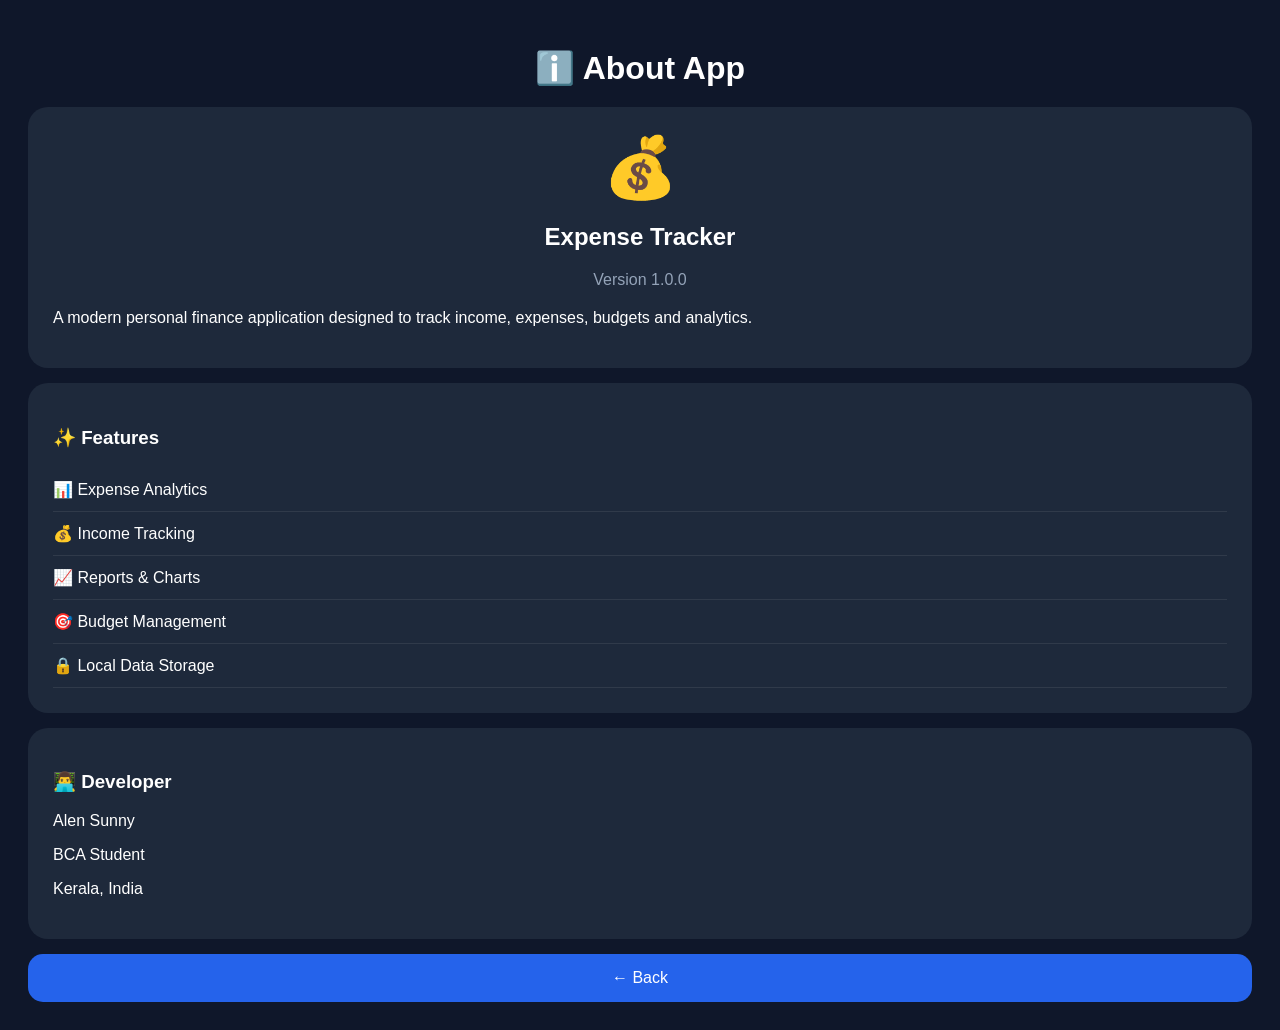
<file: About.html>
<!DOCTYPE html>
<html>
<head>
<meta charset="UTF-8">
<meta name="viewport" content="width=device-width, initial-scale=1.0">
<title>About App</title>

<style>
body{
    font-family:'Segoe UI',sans-serif;
    background:#0F172A;
    color:white;
    padding:20px;
}

.card{
    background:#1E293B;
    padding:25px;
    border-radius:20px;
    margin-bottom:15px;
}

h1{
    text-align:center;
    margin-bottom:20px;
}

.logo{
    font-size:60px;
    text-align:center;
    margin-bottom:15px;
}

.version{
    color:#94A3B8;
    text-align:center;
    margin-bottom:20px;
}

.feature{
    padding:12px 0;
    border-bottom:1px solid rgba(255,255,255,.08);
}

.back-btn{
    width:100%;
    padding:15px;
    border:none;
    border-radius:15px;
    background:#2563EB;
    color:white;
    font-size:16px;
}
</style>

</head>
<body>

<h1>ℹ️ About App</h1>

<div class="card">

<div class="logo">💰</div>

<h2 style="text-align:center;">
Expense Tracker
</h2>

<p class="version">
Version 1.0.0
</p>

<p>
A modern personal finance application designed to track income, expenses, budgets and analytics.
</p>

</div>

<div class="card">

<h3>✨ Features</h3>

<div class="feature">📊 Expense Analytics</div>
<div class="feature">💰 Income Tracking</div>
<div class="feature">📈 Reports & Charts</div>
<div class="feature">🎯 Budget Management</div>
<div class="feature">🔒 Local Data Storage</div>

</div>

<div class="card">

<h3>👨‍💻 Developer</h3>

<p>Alen Sunny</p>
<p>BCA Student</p>
<p>Kerala, India</p>

</div>

<button class="back-btn"
onclick="history.back()">
← Back
</button>

</body>
</html>
</file>
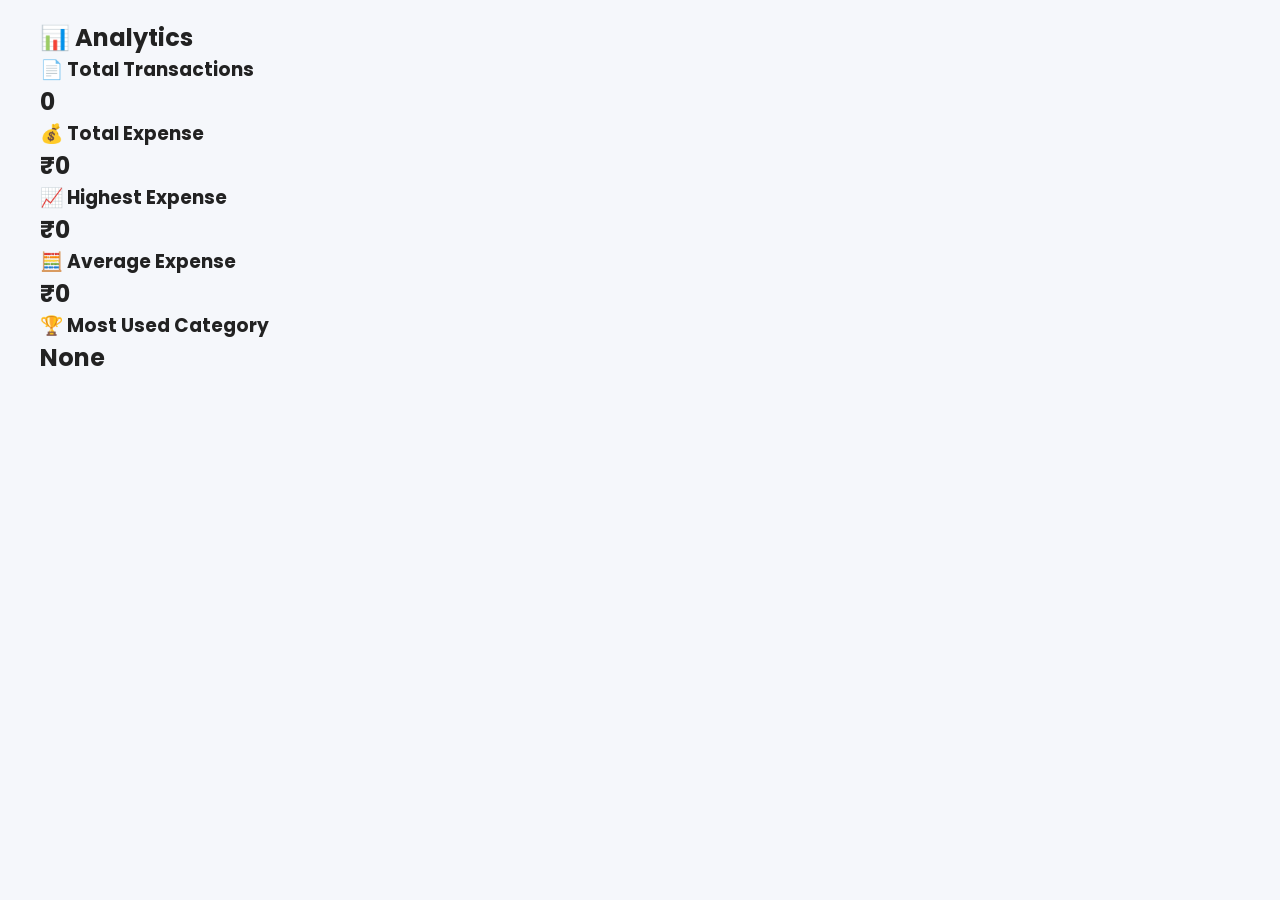
<file: Analytics.html>
<!DOCTYPE html>
<html>
<head>
<meta charset="UTF-8">
<meta name="viewport" content="width=device-width, initial-scale=1.0">
<title>Analytics</title>

<link rel="stylesheet" href="Dashboard.css">
</head>

<body>

<div class="container">

<h2>📊 Analytics</h2>
<div class="analytics-grid">

<div class="analytics-card">
    <h3>📄 Total Transactions</h3>
    <h2 id="totalTrans">0</h2>
</div>

<div class="analytics-card">
    <h3>💰 Total Expense</h3>
    <h2 id="totalExpense">₹0</h2>
</div>

<div class="analytics-card">
    <h3>📈 Highest Expense</h3>
    <h2 id="highestExpense">₹0</h2>
</div>

<div class="analytics-card">
    <h3>🧮 Average Expense</h3>
    <h2 id="averageExpense">₹0</h2>
</div>

<div class="analytics-card full">
    <h3>🏆 Most Used Category</h3>
    <h2 id="topCategory">-</h2>
</div>

</div>
<script src="Analytics.js"></script>

</body>
</html>
</file>
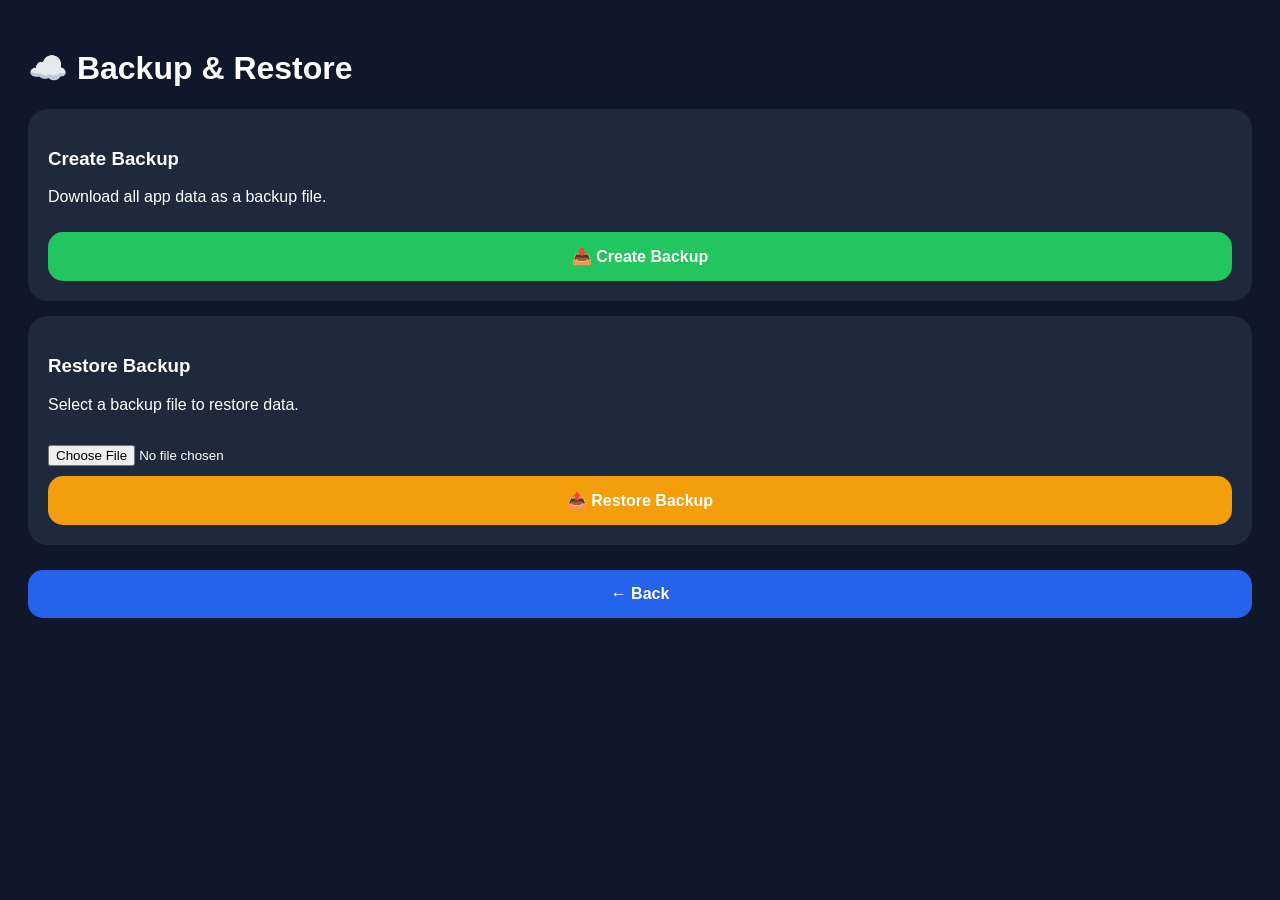
<file: Backup.html>
<!DOCTYPE html>
<html>
<head>
<meta charset="UTF-8">
<meta name="viewport" content="width=device-width, initial-scale=1.0">
<title>Backup & Restore</title>

<style>

body{
    background:#0F172A;
    color:white;
    font-family:'Segoe UI',sans-serif;
    padding:20px;
}

.card{
    background:#1E293B;
    padding:20px;
    border-radius:20px;
    margin-bottom:15px;
}

button{
    width:100%;
    padding:15px;
    border:none;
    border-radius:15px;
    margin-top:10px;
    font-size:16px;
    font-weight:600;
    cursor:pointer;
}

.backup-btn{
    background:#22C55E;
    color:white;
}

.restore-btn{
    background:#F59E0B;
    color:white;
}

.back-btn{
    background:#2563EB;
    color:white;
}

input{
    width:100%;
    margin-top:15px;
}

</style>
</head>

<body>

<h1>☁️ Backup & Restore</h1>

<div class="card">

<h3>Create Backup</h3>

<p>Download all app data as a backup file.</p>

<button class="backup-btn"
onclick="createBackup()">
📥 Create Backup
</button>

</div>

<div class="card">

<h3>Restore Backup</h3>

<p>Select a backup file to restore data.</p>

<input
type="file"
id="restoreFile"
accept=".json">

<button class="restore-btn"
onclick="restoreBackup()">
📤 Restore Backup
</button>

</div>

<button class="back-btn"
onclick="history.back()">
← Back
</button>

<script>

function createBackup(){

    const backupData = {
        userName: localStorage.getItem("userName"),
        income: localStorage.getItem("income"),
        expenses: JSON.parse(
            localStorage.getItem("expenses") || "[]"
        ),
        budget: localStorage.getItem("budget"),
        occupation: localStorage.getItem("occupation"),
        location: localStorage.getItem("location"),
        goal: localStorage.getItem("goal"),
        about: localStorage.getItem("about")
    };

    const blob = new Blob(
        [JSON.stringify(backupData,null,2)],
        {type:"application/json"}
    );

    const url =
    URL.createObjectURL(blob);

    const a =
    document.createElement("a");

    a.href = url;
    a.download = "ExpenseTrackerBackup.json";
    a.click();

    URL.revokeObjectURL(url);
}

function restoreBackup(){

    const file =
    document.getElementById("restoreFile").files[0];

    if(!file){
        alert("Select a backup file");
        return;
    }

    const reader = new FileReader();

    reader.onload = function(e){

        const data =
        JSON.parse(e.target.result);

        Object.keys(data).forEach(key=>{

            if(typeof data[key] === "object"){
                localStorage.setItem(
                    key,
                    JSON.stringify(data[key])
                );
            }else{
                localStorage.setItem(
                    key,
                    data[key]
                );
            }

        });

        alert("Backup Restored Successfully!");

        location.reload();
    };

    reader.readAsText(file);
}

</script>

</body>
</html>
</file>
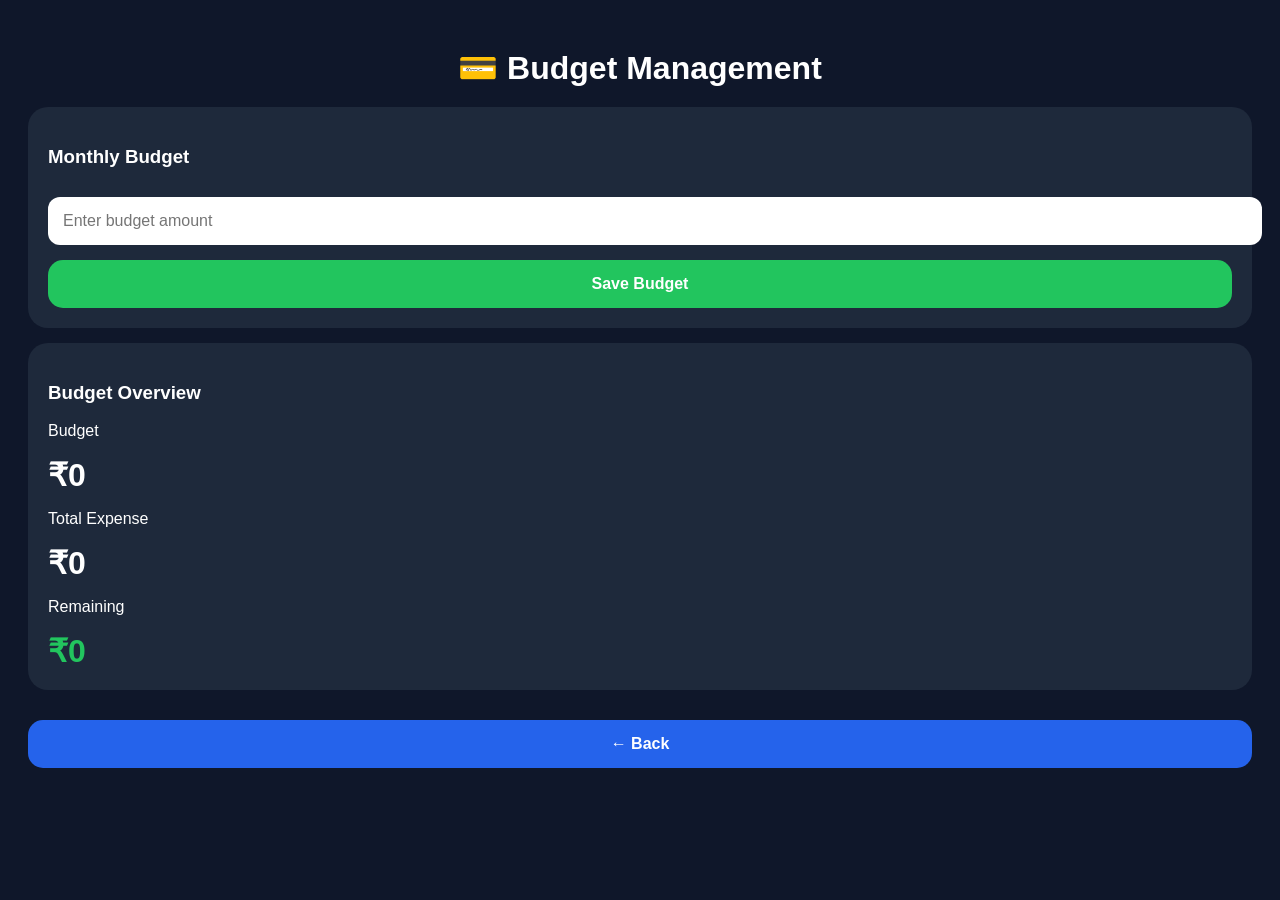
<file: Budget.html>
<!DOCTYPE html>
<html>
<head>
<meta charset="UTF-8">
<meta name="viewport" content="width=device-width, initial-scale=1.0">
<title>Budget Management</title>

<style>

body{
    font-family:'Segoe UI',sans-serif;
    background:#0F172A;
    color:white;
    padding:20px;
}

.card{
    background:#1E293B;
    padding:20px;
    border-radius:20px;
    margin-bottom:15px;
}

h1{
    text-align:center;
    margin-bottom:20px;
}

input{
    width:100%;
    padding:15px;
    border:none;
    border-radius:12px;
    margin-top:10px;
    font-size:16px;
}

button{
    width:100%;
    padding:15px;
    border:none;
    border-radius:15px;
    margin-top:15px;
    font-size:16px;
    font-weight:600;
}

.save-btn{
    background:#22C55E;
    color:white;
}

.back-btn{
    background:#2563EB;
    color:white;
}

.value{
    font-size:32px;
    font-weight:bold;
    margin-top:10px;
}

.good{
    color:#22C55E;
}

.warning{
    color:#EF4444;
}

</style>
</head>
<body>

<h1>💳 Budget Management</h1>

<div class="card">

<h3>Monthly Budget</h3>

<input
type="number"
id="budgetInput"
placeholder="Enter budget amount">

<button class="save-btn"
onclick="saveBudget()">
Save Budget
</button>

</div>

<div class="card">

<h3>Budget Overview</h3>

<p>Budget</p>
<div class="value" id="budgetAmount">₹0</div>

<p>Total Expense</p>
<div class="value" id="expenseAmount">₹0</div>

<p>Remaining</p>
<div class="value good" id="remainingAmount">₹0</div>

</div>

<button class="back-btn"
onclick="history.back()">
← Back
</button>

<script>

let budget =
Number(localStorage.getItem("budget")) || 0;

let expenses =
JSON.parse(localStorage.getItem("expenses")) || [];

let totalExpense = 0;

expenses.forEach(item=>{
    totalExpense += Number(item.amount);
});

document.getElementById("budgetInput").value =
budget || "";

function saveBudget(){

    const value =
    Number(document.getElementById("budgetInput").value);

    localStorage.setItem("budget", value);

    location.reload();
}

document.getElementById("budgetAmount").innerText =
"₹" + budget;

document.getElementById("expenseAmount").innerText =
"₹" + totalExpense;

const remaining = budget - totalExpense;

const remainEl =
document.getElementById("remainingAmount");

remainEl.innerText = "₹" + remaining;

if(remaining < 0){
    remainEl.className = "value warning";
}else{
    remainEl.className = "value good";
}

</script>

</body>
</html>
</file>
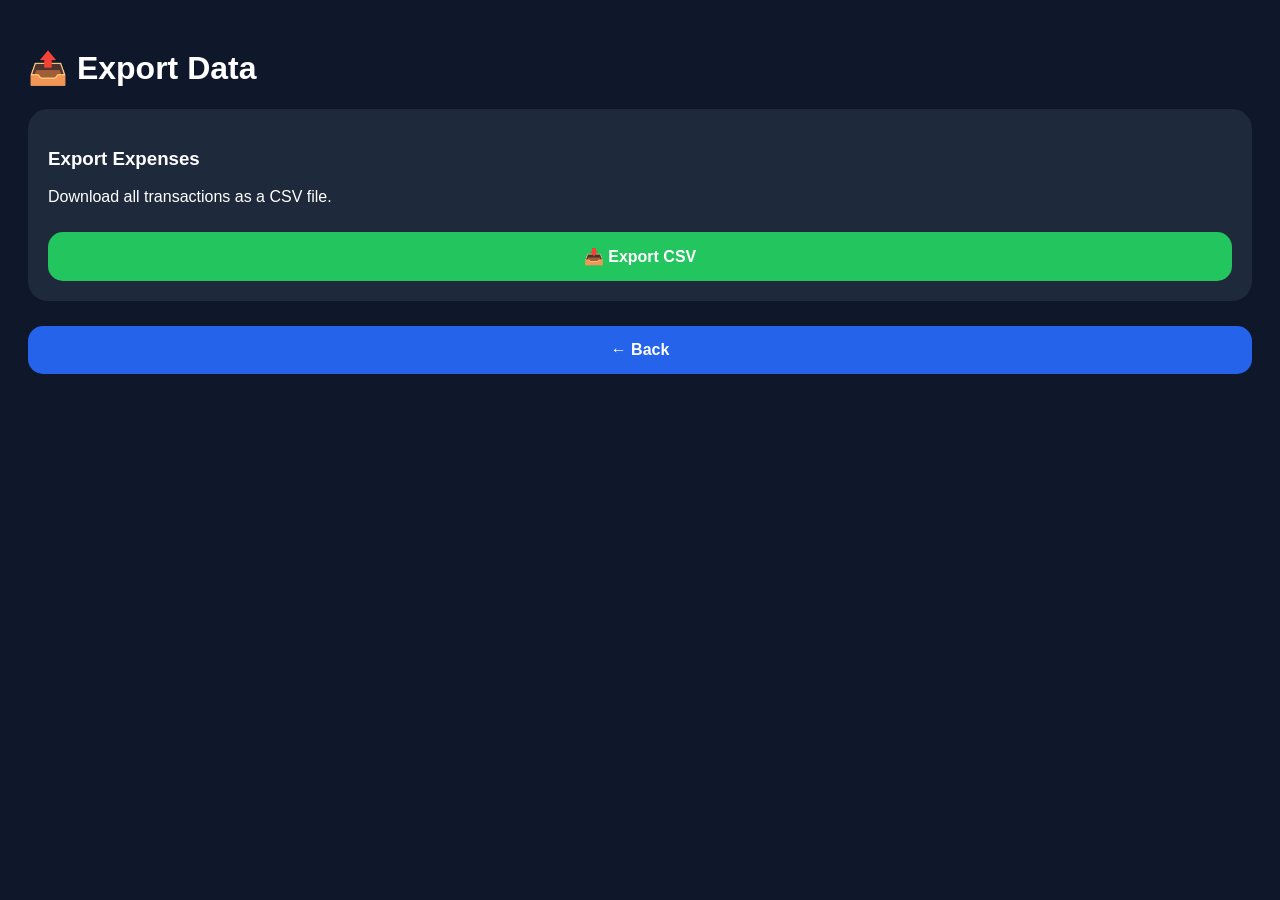
<file: Export.html>
<!DOCTYPE html>
<html>
<head>
<meta charset="UTF-8">
<meta name="viewport" content="width=device-width, initial-scale=1.0">
<title>Export Data</title>

<style>

body{
    background:#0F172A;
    color:white;
    font-family:'Segoe UI',sans-serif;
    padding:20px;
}

.card{
    background:#1E293B;
    padding:20px;
    border-radius:20px;
    margin-bottom:15px;
}

button{
    width:100%;
    padding:15px;
    border:none;
    border-radius:15px;
    margin-top:10px;
    font-size:16px;
    font-weight:600;
    cursor:pointer;
}

.export-btn{
    background:#22C55E;
    color:white;
}

.back-btn{
    background:#2563EB;
    color:white;
}

</style>
</head>

<body>

<h1>📤 Export Data</h1>

<div class="card">

<h3>Export Expenses</h3>

<p>
Download all transactions as a CSV file.
</p>

<button class="export-btn" onclick="exportCSV()">
📥 Export CSV
</button>

</div>

<button class="back-btn" onclick="history.back()">
← Back
</button>

<script>

function exportCSV(){

    let expenses =
    JSON.parse(localStorage.getItem("expenses")) || [];

    if(expenses.length === 0){
        alert("No expenses found");
        return;
    }

    let csv =
    "Title,Amount,Category,Date\n";

    expenses.forEach(item=>{

        csv +=
        `${item.title},${item.amount},${item.category},${item.date}\n`;

    });

    let blob =
    new Blob([csv], {type:"text/csv"});

    let url =
    URL.createObjectURL(blob);

    let a =
    document.createElement("a");

    a.href = url;

    a.download = "expenses.csv";

    a.click();

    URL.revokeObjectURL(url);
}

</script>

</body>
</html>
</file>
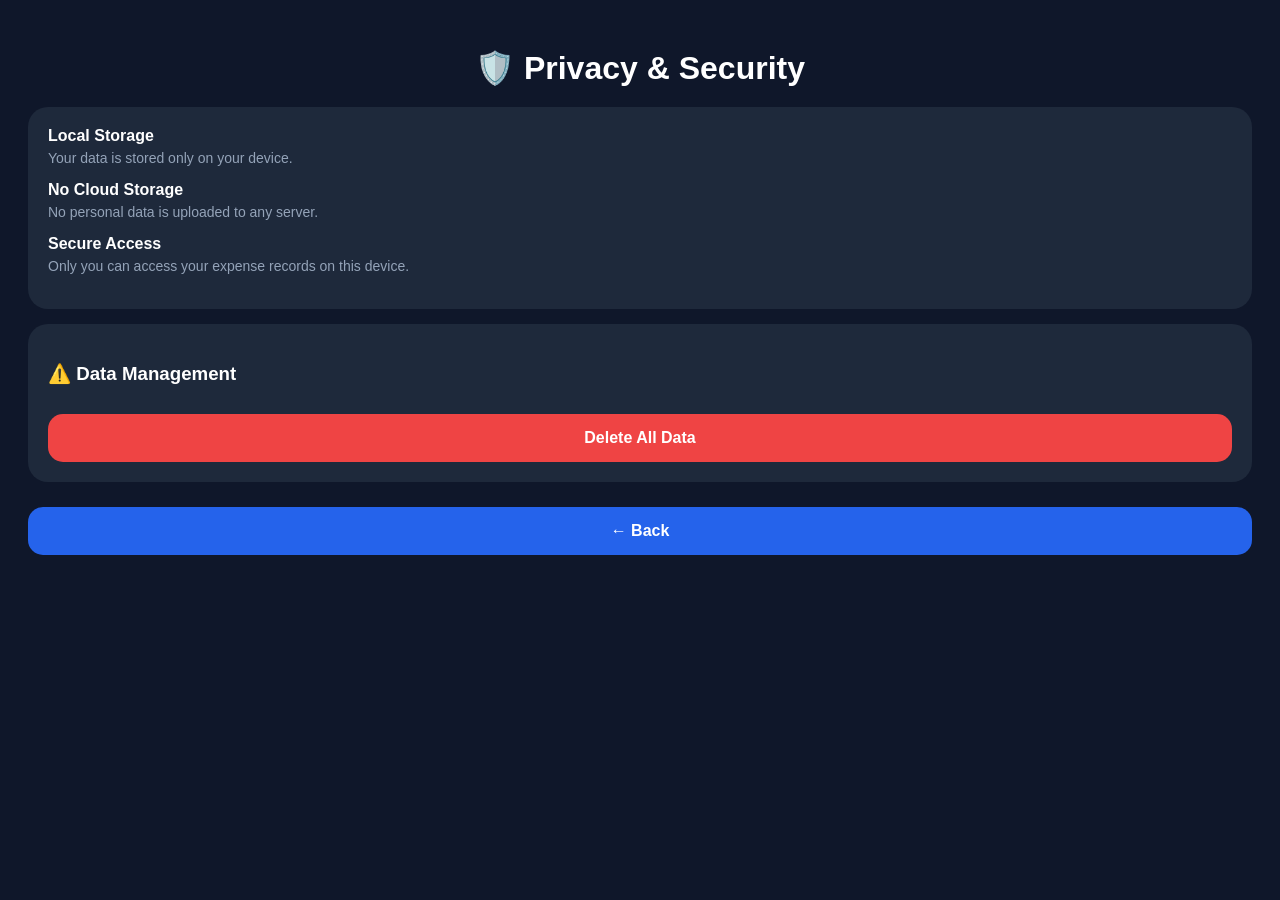
<file: Privacy.html>
<!DOCTYPE html>
<html>
<head>
<meta charset="UTF-8">
<meta name="viewport" content="width=device-width, initial-scale=1.0">
<title>Privacy & Security</title>

<style>

body{
    font-family:'Segoe UI',sans-serif;
    background:#0F172A;
    color:white;
    padding:20px;
}

.card{
    background:#1E293B;
    padding:20px;
    border-radius:20px;
    margin-bottom:15px;
}

h1{
    text-align:center;
    margin-bottom:20px;
}

.item{
    margin-bottom:15px;
}

.title{
    font-weight:bold;
    margin-bottom:5px;
}

.desc{
    color:#94A3B8;
    font-size:14px;
}

.btn{
    width:100%;
    padding:15px;
    border:none;
    border-radius:15px;
    margin-top:10px;
    font-size:16px;
    font-weight:600;
}

.clear-btn{
    background:#EF4444;
    color:white;
}

.back-btn{
    background:#2563EB;
    color:white;
}

</style>
</head>
<body>

<h1>🛡️ Privacy & Security</h1>

<div class="card">

<div class="item">
<div class="title">Local Storage</div>
<div class="desc">
Your data is stored only on your device.
</div>
</div>

<div class="item">
<div class="title">No Cloud Storage</div>
<div class="desc">
No personal data is uploaded to any server.
</div>
</div>

<div class="item">
<div class="title">Secure Access</div>
<div class="desc">
Only you can access your expense records on this device.
</div>
</div>

</div>

<div class="card">

<h3>⚠️ Data Management</h3>

<button class="btn clear-btn"
onclick="clearData()">
Delete All Data
</button>

</div>

<button class="btn back-btn"
onclick="history.back()">
← Back
</button>

<script>

function clearData(){

if(confirm(
"Delete all app data permanently?"
)){

localStorage.clear();

alert("All data deleted.");

window.location.href="Login.html";

}

}

</script>

</body>
</html>
</file>
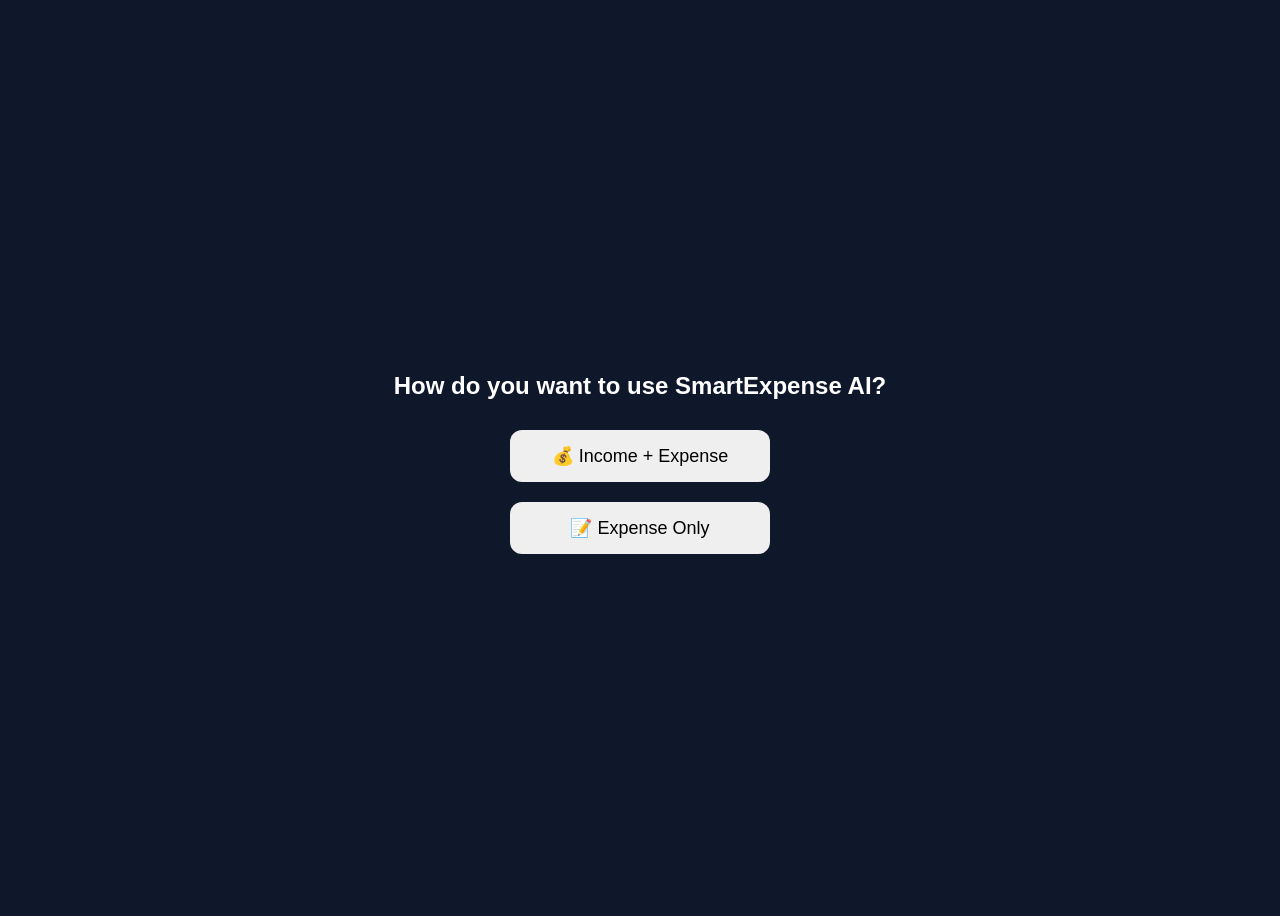
<file: Setup.html>
<!DOCTYPE html>
<html>
<head>
<title>Select Mode</title>
<style>
body{
font-family:Arial;
display:flex;
justify-content:center;
align-items:center;
height:100vh;
background:#0F172A;
color:white;
flex-direction:column;
}
button{
width:260px;
padding:15px;
margin:10px;
font-size:18px;
border:none;
border-radius:12px;
cursor:pointer;
}
</style>
</head>
<body>

<h2>How do you want to use SmartExpense AI?</h2>

<button onclick="incomeMode()">
💰 Income + Expense
</button>

<button onclick="expenseMode()">
📝 Expense Only
</button>

<script>

function incomeMode(){

localStorage.setItem("appMode","income");

window.location.href="Dashboard.html";

}

function expenseMode(){

localStorage.setItem("appMode","expense");

window.location.href="Dashboard.html";

}

</script>

</body>
</html>
</file>
<file: Dashboard.css>
/* Google Font */
@import url('https://fonts.googleapis.com/css2?family=Poppins:wght@300;400;500;600;700&display=swap');

*{
    margin:0;
    padding:0;
    box-sizing:border-box;
    font-family:'Poppins',sans-serif;
}

body{
    background:#f5f6fb;
    color:#222;
    padding:20px;
}

.container{
    max-width:1200px;
    margin:auto;
}

/* ===========================
   PREMIUM HEADER
=========================== */

.header{
    display:flex;
    justify-content:space-between;
    align-items:center;
    margin:25px 0;
}

.welcome h1{
    font-size:34px;
    font-weight:700;
    color:#1f2937;
    margin-bottom:6px;
}

.welcome p{
    font-size:17px;
    color:#7c3aed;
    font-weight:600;
}

.welcome small{
    color:#94a3b8;
    font-size:14px;
}

.header-icons{
    display:flex;
    gap:15px;
}

.header-icons button{
    width:52px;
    height:52px;
    border:none;
    border-radius:18px;
    background:#ffffff;
    box-shadow:0 12px 30px rgba(0,0,0,.08);
    cursor:pointer;
    transition:.3s;
}

.header-icons button:hover{
    transform:translateY(-4px);
    box-shadow:0 18px 35px rgba(108,99,255,.25);
}

.header-icons i{
    color:#6c63ff;
    font-size:20px;
}


/* ===========================
   PREMIUM BALANCE CARD
=========================== */

.balance{
    position:relative;
    overflow:hidden;
    background:linear-gradient(135deg,#6C63FF,#8B5CF6);
    color:#fff;
    padding:32px;
    border-radius:32px;
    margin:25px 0;
    box-shadow:0 20px 45px rgba(108,99,255,.35);
}

/* Decorative circles */

.balance::before{
    content:"";
    position:absolute;
    width:260px;
    height:260px;
    border-radius:50%;
    background:rgba(255,255,255,.08);
    top:-100px;
    right:-80px;
}

.balance::after{
    content:"";
    position:absolute;
    width:180px;
    height:180px;
    border-radius:50%;
    background:rgba(255,255,255,.05);
    bottom:-70px;
    left:-50px;
}

.balance-top{
    display:flex;
    justify-content:space-between;
    align-items:flex-start;
    position:relative;
    z-index:2;
}

.balance p{
    color:#ddd8ff;
    font-size:16px;
}

.balance h1{
    font-size:54px;
    font-weight:700;
    margin:12px 0;
    letter-spacing:1px;
}

.wallet{
    width:75px;
    height:75px;
    border-radius:24px;
    display:flex;
    justify-content:center;
    align-items:center;
    font-size:30px;
    background:rgba(255,255,255,.18);
    backdrop-filter:blur(10px);
}

.growth{
    display:inline-flex;
    align-items:center;
    gap:8px;
    margin-top:10px;
    padding:8px 16px;
    border-radius:25px;
    background:rgba(255,255,255,.15);
    backdrop-filter:blur(8px);
    color:#C8FFD9;
    font-size:14px;
}

.balance-bottom{
    display:flex;
    justify-content:space-between;
    margin-top:35px;
    position:relative;
    z-index:2;
}

.balance-bottom div{
    background:rgba(255,255,255,.10);
    padding:16px;
    width:48%;
    border-radius:18px;
    backdrop-filter:blur(10px);
}

.balance-bottom small{
    color:#ddd8ff;
    font-size:13px;
}

.balance-bottom h3{
    margin-top:8px;
    font-size:26px;
    color:#fff;
}



/* =========================
   Income & Expense Cards
========================= */

.cards{
    display:grid;
    grid-template-columns:1fr 1fr;
    gap:20px;
    margin:25px 0;
}

.card{
    background:#fff;
    border-radius:22px;
    padding:20px;
    box-shadow:0 8px 20px rgba(0,0,0,.08);
}

.card-header{
    display:flex;
    align-items:center;
    gap:15px;
}

.icon{
    width:60px;
    height:60px;
    border-radius:50%;
    display:flex;
    justify-content:center;
    align-items:center;
    color:#fff;
    font-size:24px;
}

.green{
    background:#22c55e;
}

.red{
    background:#ef4444;
}

.card h2{
    margin-top:8px;
    font-size:30px;
}

.card h3{
    color:#666;
}

.income-btn,
.expense-btn{
    width:100%;
    margin-top:18px;
    padding:14px;
    border:none;
    border-radius:15px;
    color:white;
    font-size:16px;
    cursor:pointer;
}

.income-btn{
    background:#22c55e;
}

.expense-btn{
    background:#ef4444;
}

/* =========================
   Search
========================= */

.search-box{
    display:flex;
    gap:15px;
    margin:25px 0;
}

.search-box input,
.search-box select{
    flex:1;
    padding:15px;
    border:none;
    border-radius:15px;
    background:#fff;
    box-shadow:0 8px 20px rgba(0,0,0,.08);
    outline:none;
}
/* =========================
   Transactions
========================= */

.transactions{
    margin-top:30px;
}

.transaction-header{
    display:flex;
    justify-content:space-between;
    align-items:center;
    margin-bottom:15px;
}

#list{
    list-style:none;
    padding:0;
}

#list li{
    background:#fff;
    border-radius:18px;
    padding:15px 20px;
    margin-bottom:15px;
    display:flex;
    justify-content:space-between;
    align-items:center;
    box-shadow:0 8px 20px rgba(0,0,0,.08);
}

.amount{
    font-weight:bold;
}

.income{
    color:#22c55e;
}

.expense{
    color:#ef4444;
}

/* =========================
   Popup
========================= */

.popup{
    display:none;
    position:fixed;
    inset:0;
    background:rgba(0,0,0,.5);
    justify-content:center;
    align-items:center;
    z-index:1000;
}

.popup-content{
    width:90%;
    max-width:420px;
    background:#fff;
    padding:25px;
    border-radius:20px;
}

.popup-content input,
.popup-content select{
    width:100%;
    padding:12px;
    margin:10px 0;
    border:1px solid #ddd;
    border-radius:10px;
}

.popup-content button{
    width:100%;
    padding:14px;
    border:none;
    border-radius:12px;
    background:#6b5cff;
    color:#fff;
    font-size:16px;
    cursor:pointer;
}

/* =========================
   Floating Add Button
========================= */

.add{
    position:fixed;
    bottom:90px;
    right:25px;
    width:65px;
    height:65px;
    border:none;
    border-radius:50%;
    background:#6b5cff;
    color:white;
    font-size:36px;
    box-shadow:0 10px 25px rgba(107,92,255,.4);
    cursor:pointer;
}

/* =========================
   Chart
========================= */

.chart-card{
    background:#fff;
    border-radius:20px;
    padding:20px;
    margin-top:25px;
    box-shadow:0 8px 20px rgba(0,0,0,.08);
}

#myChart{
    width:100%;
}
/* =========================
   Bottom Navigation
========================= */

.bottom-nav{
    position:fixed;
    left:15px;
    right:15px;
    bottom:15px;
    height:75px;
    background:#1b1d2b;
    border-radius:25px;
    display:flex;
    justify-content:space-around;
    align-items:center;
    box-shadow:0 15px 30px rgba(0,0,0,.2);
}

.bottom-nav button{
    background:none;
    border:none;
    color:#bbb;
    display:flex;
    flex-direction:column;
    align-items:center;
    gap:4px;
}

.bottom-nav .active{
    color:#8b5cf6;
}
.bottom-nav button.active{
    color:#8b5cf6;
}

/* =========================
   Animation
========================= */

.card,
.balance,
.action-card,
.chart-card,
.transactions,
.budget-card{
    animation:fadeUp .6s ease;
}

@keyframes fadeUp{
    from{
        opacity:0;
        transform:translateY(20px);
    }
    to{
        opacity:1;
        transform:translateY(0);
    }
}

/* =========================
   Responsive Design
========================= */

@media(max-width:768px){

.header{
    flex-direction:column;
    align-items:flex-start;
    gap:20px;
}

.header-icons{
    align-self:flex-end;
}

.cards{
    grid-template-columns:1fr;
}

.quick-actions{
    grid-template-columns:repeat(2,1fr);
}

.stats{
    grid-template-columns:1fr;
}

.summary{
    grid-template-columns:1fr;
}

.balance h1{
    font-size:42px;
}

.wallet{
    width:60px;
    height:60px;
}

.add{
    width:60px;
    height:60px;
    font-size:32px;
}

.bottom-nav{
    height:70px;
}

.bottom-nav button{
    font-size:12px;
}

}

/* =========================
   Scrollbar
========================= */

::-webkit-scrollbar{
    width:8px;
}

::-webkit-scrollbar-thumb{
    background:#8b5cf6;
    border-radius:20px;
}

::-webkit-scrollbar-track{
    background:#f5f6fb;
}
.header{
    display:flex;
    justify-content:space-between;
    align-items:center;
    margin-bottom:25px;
}

.welcome h1{
    font-size:32px;
    font-weight:700;
    margin-bottom:5px;
}

.welcome p{
    color:#7c3aed;
    font-weight:600;
    margin-bottom:3px;
}

.welcome small{
    color:#888;
    font-size:14px;
}

.header-icons{
    display:flex;
    gap:12px;
}

.header-icons button{
    width:48px;
    height:48px;
    border:none;
    border-radius:50%;
    background:#fff;
    box-shadow:0 8px 20px rgba(0,0,0,.08);
    cursor:pointer;
    transition:.3s;
}

.header-icons button:hover{
    transform:scale(1.08);
}

.header-icons i{
    font-size:18px;
    color:#6b5cff;
}

.cards{
    display:grid;
    grid-template-columns:1fr 1fr;
    gap:20px;
    margin:25px 0;
}

.card{
    border-radius:25px;
    padding:22px;
    color:white;
    box-shadow:0 12px 30px rgba(0,0,0,.12);
}
.cards{
    display:grid;
    grid-template-columns:repeat(2,1fr);
    gap:20px;
    margin:25px 0;
}

.card{
    border-radius:25px;
    padding:25px;
    color:white;
    position:relative;
    overflow:hidden;
    transition:0.3s;
}

.card:hover{
    transform:translateY(-5px);
}

.income-card{
    background:linear-gradient(135deg,#28c76f,#0ba360);
}

.expense-card{
    background:linear-gradient(135deg,#ff6b81,#ff416c);
}

.card-top{
    display:flex;
    align-items:center;
    gap:15px;
    margin-bottom:25px;
}

.card-icon{
    width:65px;
    height:65px;
    border-radius:50%;
    background:rgba(255,255,255,.2);
    display:flex;
    justify-content:center;
    align-items:center;
    font-size:24px;
}

.card h2{
    font-size:32px;
    margin-top:8px;
}

.card-btn{
    width:100%;
    margin-top:15px;
    border:none;
    border-radius:15px;
    padding:15px;
    background:rgba(255,255,255,.2);
    color:white;
    font-size:16px;
    display:flex;
    justify-content:space-between;
    align-items:center;
    cursor:pointer;
}


.transactions{
    margin:30px 0;
}

.transaction-header{
    display:flex;
    justify-content:space-between;
    align-items:center;
    margin-bottom:18px;
}

.transaction-header h2{
    font-size:24px;
    font-weight:700;
}

.view-all{
    border:none;
    background:#6b5cff;
    color:white;
    padding:8px 18px;
    border-radius:20px;
    cursor:pointer;
}

#list{
    list-style:none;
    padding:0;
}

#list li{
    background:#fff;
    border-radius:20px;
    padding:18px;
    margin-bottom:15px;
    display:flex;
    justify-content:space-between;
    align-items:center;
    box-shadow:0 10px 25px rgba(0,0,0,.08);
    transition:.3s;
}

#list li:hover{
    transform:translateY(-4px);
}

.left h3{
    margin:0;
    font-size:18px;
}

.left p{
    color:#777;
    margin:5px 0;
}

.left small{
    color:#999;
}

.right h3{
    color:#6b5cff;
    margin-bottom:10px;
}

.action-btns{
    display:flex;
    gap:10px;
}

.edit-btn,
.delete-btn{
    width:38px;
    height:38px;
    border:none;
    border-radius:10px;
    cursor:pointer;
}

.edit-btn{
    background:#e9f5ff;
}

.delete-btn{
    background:#ffeaea;
}
.search-box{
    display:flex;
    align-items:center;
    gap:12px;
    background:#fff;
    padding:15px 20px;
    border-radius:20px;
    box-shadow:0 10px 25px rgba(0,0,0,.08);
    margin:25px 0;
}

.search-box i{
    color:#888;
}

.search-box input,
.search-box select{
    border:none;
    outline:none;
    background:transparent;
    font-size:15px;
}

.search-box input{
    flex:1;
}
.chart-card{
    background:#fff;
    border-radius:25px;
    padding:25px;
    margin:25px 0;
    box-shadow:0 10px 25px rgba(0,0,0,.08);
}

#myChart{
    max-height:320px;
}
.add{
    position:fixed;
    right:25px;
    bottom:95px;
    width:70px;
    height:70px;
    border:none;
    border-radius:50%;
    background:linear-gradient(135deg,#7b61ff,#5b3df5);
    color:white;
    font-size:28px;
    box-shadow:0 15px 35px rgba(91,61,245,.35);
    cursor:pointer;
}
.profile-card{
    background:#fff;
    border-radius:25px;
    padding:20px;
    margin-bottom:25px;
    display:flex;
    justify-content:space-between;
    align-items:center;
    box-shadow:0 10px 25px rgba(0,0,0,.08);
}

.profile-left{
    display:flex;
    align-items:center;
    gap:15px;
}

.profile-image{
    width:65px;
    height:65px;
    border-radius:50%;
    background:linear-gradient(135deg,#7b61ff,#5b3df5);
    color:white;
    display:flex;
    justify-content:center;
    align-items:center;
    font-size:26px;
}

.edit-profile{
    width:45px;
    height:45px;
    border:none;
    border-radius:50%;
    background:#f3f3f3;
    cursor:pointer;
}
.goal-card{
    background:#fff;
    border-radius:25px;
    padding:20px;
    margin:25px 0;
    box-shadow:0 10px 25px rgba(0,0,0,.08);
}

.goal-progress{
    width:40%;
    height:100%;
    background:#7b61ff;
}

.progress{
    height:10px;
    background:#eee;
    border-radius:10px;
    overflow:hidden;
    margin:15px 0;
}
.save-btn{
    width:100%;
    padding:15px;
    border:none;
    border-radius:15px;
    background:#7b61ff;
    color:white;
    margin-top:15px;
    cursor:pointer;
}

.cancel-btn{
    width:100%;
    padding:15px;
    border:none;
    border-radius:15px;
    background:#efefef;
    color:#333;
    margin-top:10px;
    cursor:pointer;
}
.profile-image{
    width:70px;
    height:70px;
    border-radius:50%;
    overflow:hidden;
    flex-shrink:0;
}

.profile-image img{
    width:100%;
    height:100%;
    object-fit:cover;
    display:block;
}
.profile-card{
    background:white;
    border-radius:20px;
    padding:15px 20px;
    display:flex;
    justify-content:space-between;
    align-items:center;
    margin:20px 0;
    box-shadow:0 10px 25px rgba(0,0,0,.08);
}

.profile-left{
    display:flex;
    align-items:center;
    gap:15px;
}

.profile-image{
    width:70px;
    height:70px;
    border-radius:50%;
    overflow:hidden;
    border:3px solid #7b61ff;
}

.profile-image img{
    width:100%;
    height:100%;
    object-fit:cover;
}

#profileName{
    font-size:22px;
    font-weight:700;
}

.profile-left p{
    color:#777;
    font-size:14px;
}

.edit-profile{
    width:45px;
    height:45px;
    border:none;
    border-radius:50%;
    background:#7b61ff;
    color:white;
    cursor:pointer;
    transition:0.3s;
}

.edit-profile:hover{
    transform:scale(1.1);
}
.budget-card{
    background:#fff;
    border-radius:25px;
    padding:25px;
    margin:25px 0;
    box-shadow:0 12px 30px rgba(0,0,0,.08);
}

.budget-top{
    display:flex;
    justify-content:space-between;
    align-items:center;
    margin-bottom:20px;
}

.budget-top h3{
    font-size:22px;
    color:#222;
}

#budgetPercent{
    background:#7b61ff;
    color:white;
    padding:6px 14px;
    border-radius:20px;
    font-weight:600;
}

.progress{
    width:100%;
    height:12px;
    background:#ececec;
    border-radius:20px;
    overflow:hidden;
    margin:18px 0;
}

#progressBar{
    height:100%;
    width:0%;
    background:linear-gradient(90deg,#7b61ff,#a855f7);
    border-radius:20px;
    transition:width .5s ease;
}

.budget-card p{
    color:#666;
    font-size:15px;
}
.stats{
    display:grid;
    grid-template-columns:repeat(3,1fr);
    gap:18px;
    margin:25px 0;
}

.stat-box{
    background:#fff;
    border-radius:20px;
    padding:20px;
    text-align:center;
    box-shadow:0 8px 20px rgba(0,0,0,.08);
}

.stat-box h2{
    color:#7b61ff;
    margin-bottom:8px;
}

.stat-box p{
    color:#777;
}
.summary{
    display:grid;
    grid-template-columns:repeat(2,1fr);
    gap:20px;
    margin:25px 0;
}

.summary-card{
    background:#fff;
    border-radius:22px;
    padding:22px;
    text-align:center;
    box-shadow:0 10px 25px rgba(0,0,0,.08);
    transition:.3s;
}

.summary-card:hover{
    transform:translateY(-5px);
}

.summary-card i{
    width:60px;
    height:60px;
    border-radius:50%;
    display:flex;
    justify-content:center;
    align-items:center;
    margin:0 auto 15px;
    font-size:24px;
    color:white;
}

.summary-card:first-child i{
    background:linear-gradient(135deg,#28c76f,#0ba360);
}

.summary-card:last-child i{
    background:linear-gradient(135deg,#ff6b81,#ff416c);
}

.summary-card h3{
    color:#777;
    margin-bottom:8px;
}

.summary-card h2{
    color:#222;
    font-size:28px;
}
.transaction-badge{
    position:fixed;
    top:20px;
    right:20px;
    background:#7b61ff;
    color:white;
    padding:10px 18px;
    border-radius:25px;
    display:flex;
    align-items:center;
    gap:10px;
    box-shadow:0 10px 25px rgba(123,97,255,.3);
    z-index:100;
}

.transaction-badge span{
    font-weight:bold;
}
.balance-chart{
    width:100%;
    height:100px;
    margin:20px 0;
    position:relative;
}

#balanceChart{
    width:100% !important;
    height:100px !important;
}
.income-card{
    background:#eefcf4;
    border:1px solid #d8f5e3;
    border-radius:30px;
    padding:25px;
    position:relative;
    overflow:hidden;
    box-shadow:0 10px 30px rgba(34,197,94,.08);
}

.income-card::after{
    content:"";
    position:absolute;
    width:220px;
    height:220px;
    background:rgba(34,197,94,.06);
    border-radius:50%;
    bottom:-120px;
    right:-80px;
}
.expense-card{
    background:#fff3f5;
    border:1px solid #ffdce3;
    border-radius:30px;
    padding:25px;
    position:relative;
    overflow:hidden;
    box-shadow:0 10px 30px rgba(255,99,132,.08);
}

.expense-card::after{
    content:"";
    position:absolute;
    width:220px;
    height:220px;
    background:rgba(255,99,132,.06);
    border-radius:50%;
    bottom:-120px;
    right:-80px;
}
.card-icon{
    width:90px;
    height:90px;
    border-radius:50%;
    background:white;
    display:flex;
    justify-content:center;
    align-items:center;
    font-size:40px;
    box-shadow:0 10px 25px rgba(0,0,0,.08);
}
.income-btn{
    width:100%;
    border:none;
    border-radius:18px;
    padding:18px;
    color:white;
    font-size:20px;
    font-weight:600;
    background:linear-gradient(90deg,#16c172,#63e6a8);
}
.expense-btn{
    width:100%;
    border:none;
    border-radius:18px;
    padding:18px;
    color:white;
    font-size:20px;
    font-weight:600;
    background:linear-gradient(90deg,#ff4d6d,#ff8fa3);
}
.trend-up{
    color:#22c55e;
    font-weight:700;
}

.trend-down{
    color:#ef4444;
    font-weight:700;
}
.income-card{
    background:linear-gradient(135deg,#22c55e,#16a34a);
    border-radius:28px;
    position:relative;
    overflow:hidden;
    box-shadow:0 15px 35px rgba(34,197,94,.25);
}

.expense-card{
    background:linear-gradient(135deg,#ff5f6d,#ff416c);
    border-radius:28px;
    position:relative;
    overflow:hidden;
    box-shadow:0 15px 35px rgba(255,65,108,.25);
}

.income-card::before,
.expense-card::before{
    content:"";
    position:absolute;
    width:180px;
    height:180px;
    border-radius:50%;
    background:rgba(255,255,255,.12);
    top:-70px;
    right:-70px;
}

.card-top{
    display:flex;
    align-items:center;
    gap:15px;
    margin-bottom:20px;
    position:relative;
    z-index:2;
}

.card-icon{
    width:65px;
    height:65px;
    border-radius:20px;
    background:rgba(255,255,255,.18);
    backdrop-filter:blur(10px);
    display:flex;
    justify-content:center;
    align-items:center;
    color:white;
    font-size:24px;
}

.card h2{
    font-size:34px;
    font-weight:700;
    color:white;
}

.card small{
    color:rgba(255,255,255,.85);
    font-size:14px;
}

.card-btn{
    margin-top:20px;
    width:100%;
    padding:15px;
    border:none;
    border-radius:18px;
    background:rgba(255,255,255,.18);
    backdrop-filter:blur(10px);
    color:white;
    font-weight:600;
    cursor:pointer;
    transition:.3s;
}

.card-btn:hover{
    background:rgba(255,255,255,.28);
}
.goal-card{
    background:linear-gradient(135deg,#7C3AED,#4F46E5);
    padding:20px;
    border-radius:25px;
    margin:20px 0;
    color:white;
}

.goal-top{
    display:flex;
    justify-content:space-between;
    align-items:center;
}

.goal-top h3{
    margin:0;
}

#goalPercent{
    background:rgba(255,255,255,.2);
    padding:8px 15px;
    border-radius:20px;
    font-weight:600;
}

#goalDisplay{
    margin:15px 0;
    font-size:32px;
}

.progress-bar{
    width:100%;
    height:12px;
    background:rgba(255,255,255,.2);
    border-radius:20px;
    overflow:hidden;
    margin:15px 0;
}

.progress-fill{
    width:0%;
    height:100%;
    background:white;
    transition:.5s;
}

#goalInput{
    width:100%;
    padding:14px;
    border:none;
    border-radius:15px;
    margin-top:15px;
    font-size:16px;
}

.goal-btn{
    width:100%;
    padding:14px;
    margin-top:12px;
    border:none;
    border-radius:15px;
    background:white;
    color:#6D28D9;
    font-weight:700;
    cursor:pointer;
}
.balance{
    animation: floatCard 5s ease-in-out infinite;
}

@keyframes floatCard{
0%,100%{transform:translateY(0);}
50%{transform:translateY(-6px);}
}
.wallet{
position:relative;
}

.wallet::after{
content:"";
position:absolute;
width:120px;
height:120px;
background:#8b5cf6;
filter:blur(50px);
opacity:.35;
z-index:-1;
}
.income-card:hover,
.expense-card:hover{
transform:translateY(-8px) scale(1.02);
transition:.4s;
}
.add{
animation:pulse 2s infinite;
}

@keyframes pulse{

0%{
box-shadow:0 0 0 0 rgba(123,97,255,.5);
}

70%{
box-shadow:0 0 0 20px transparent;
}

100%{
box-shadow:0 0 0 0 transparent;
}

}
body{
background:
linear-gradient(
180deg,
#f8f7ff,
#eef3ff,
#ffffff
);
}
.header-left{
    display:flex;
    align-items:center;
    gap:15px;
}

#headerProfile{
    width:60px;
    height:60px;
    border-radius:50%;
    object-fit:cover;
    border:3px solid #7C3AED;
    cursor:pointer;
    box-shadow:0 8px 20px rgba(124,58,237,.25);
    transition:.3s;
}

#headerProfile:hover{
    transform:scale(1.08);
}

.welcome h1{
    margin:0;
    font-size:30px;
}
.progress-bar{
    width:100%;
    height:10px;
    background:#e5e5e5;
    border-radius:10px;
    overflow:hidden;
    margin-top:15px;
}

.progress-fill{
    width:0%;
    height:100%;
    background:linear-gradient(90deg,#00c853,#64dd17);
    border-radius:10px;
    transition:.5s;
}
.cards{
    display:grid;
    grid-template-columns:1fr 1fr;
    gap:20px;
    margin:25px 20px;
}

.card{
    background:rgba(255,255,255,.85);
    backdrop-filter:blur(18px);
    border-radius:28px;
    padding:22px;
    box-shadow:0 15px 40px rgba(0,0,0,.12);
    border:1px solid rgba(255,255,255,.4);
    overflow:hidden;
    position:relative;
}

.card::before{
    content:"";
    position:absolute;
    width:180px;
    height:180px;
    border-radius:50%;
    top:-70px;
    right:-70px;
    opacity:.08;
}

.income-card::before{
    background:#22c55e;
}

.expense-card::before{
    background:#ef4444;
}

.card-top{
    display:flex;
    align-items:center;
    gap:15px;
    margin-bottom:25px;
}

.card-icon{
    width:70px;
    height:70px;
    border-radius:50%;
    display:flex;
    justify-content:center;
    align-items:center;
    font-size:30px;
    color:#fff;
}

.income-icon{
    background:linear-gradient(135deg,#16a34a,#22c55e);
}

.expense-icon{
    background:linear-gradient(135deg,#ef4444,#fb7185);
}

.card small{
    color:#666;
    font-size:15px;
}

.card h2{
    font-size:40px;
    margin-top:8px;
    font-weight:700;
}

.card-btn{
    width:100%;
    height:58px;
    border:none;
    border-radius:18px;
    color:#fff;
    font-size:18px;
    font-weight:600;
    display:flex;
    justify-content:space-between;
    align-items:center;
    padding:0 20px;
    cursor:pointer;
}

.income-btn{
    background:linear-gradient(90deg,#16a34a,#22c55e);
}

.expense-btn{
    background:linear-gradient(90deg,#ef4444,#fb7185);
}

.card-btn i{
    font-size:24px;
}
.balance{
    position:relative;
}

.balance::before{
    content:"";
    position:absolute;
    width:250px;
    height:250px;
    background:rgba(255,255,255,.08);
    border-radius:50%;
    top:-100px;
    right:-80px;
}

.balance::after{
    content:"";
    position:absolute;
    width:180px;
    height:180px;
    background:rgba(255,255,255,.05);
    border-radius:50%;
    bottom:-80px;
    left:-50px;
}
.goal-card{
    background:linear-gradient(135deg,#7C3AED,#5B21B6);
    border-radius:30px;
    padding:25px;
    box-shadow:0 15px 35px rgba(124,58,237,.25);
}

#goalDisplay{
    font-size:38px;
    font-weight:700;
}

.progress-bar{
    height:12px;
    border-radius:30px;
}
#list li{
    border-left:5px solid #7C3AED;
    transition:.3s;
}

#list li:hover{
    transform:translateX(8px);
}
body{
    background:linear-gradient(180deg,#f9f8ff,#eef2ff,#ffffff);
}
.balance,
.card,
.goal-card,
.budget-card,
.chart-card{
    border-radius:32px;
}
box-shadow:0 20px 45px rgba(124,58,237,.12);
.cards,
.goal-card,
.budget-card,
.chart-card{
    margin-top:30px;
}
.card-icon{
    width:80px;
    height:80px;
    font-size:34px;
}
.card-btn{
    border-radius:22px;
    height:60px;
    font-size:18px;
}
.card h2{
    color:#111827;
    font-size:38px;
    font-weight:700;
}

.card h3{
    color:#4B5563;
    font-size:18px;
    font-weight:500;
}

.card p{
    color:#6B7280;
}
.income-btn{
    background:linear-gradient(90deg,#16a34a,#22c55e);
    color:#fff;
}

.expense-btn{
    background:linear-gradient(90deg,#ef4444,#fb7185);
    color:#fff;
}
.income-card{
    background:#f4fff8;
}

.expense-card{
    background:#fff5f5;
}
/* Dark Overlay */
.popup{
    position:fixed;
    inset:0;
    display:none;
    justify-content:center;
    align-items:center;
    background:rgba(0,0,0,.55);
    backdrop-filter:blur(6px);
    z-index:9999;
    animation:fadeIn .3s ease;
}

/* Modern Popup */
#incomePopup .popup-box{
    width:90%;
    max-width:360px;
    background:linear-gradient(145deg,#1b1d35,#26294d);
    border-radius:24px;
    padding:28px 24px;
    text-align:center;
    box-shadow:0 25px 60px rgba(0,0,0,.35);
    border:1px solid rgba(255,255,255,.08);
    animation:popup .35s ease;
}

/* Icon */
#incomePopup h2{
    color:#fff;
    font-size:24px;
    margin-bottom:20px;
}

/* Input */
#incomePopup input{
    width:100%;
    padding:15px;
    border:none;
    border-radius:14px;
    background:#2f335d;
    color:#fff;
    font-size:17px;
    outline:none;
    margin-bottom:20px;
    box-sizing:border-box;
}

#incomePopup input::placeholder{
    color:#bbb;
}

/* Buttons */
#incomePopup button{
    width:100%;
    padding:14px;
    border:none;
    border-radius:14px;
    font-size:17px;
    font-weight:600;
    cursor:pointer;
    transition:.3s;
    margin-top:10px;
}

/* Save */
#incomePopup button:first-of-type{
    background:linear-gradient(135deg,#6C63FF,#8A7DFF);
    color:white;
}

#incomePopup button:first-of-type:hover{
    transform:translateY(-2px);
    box-shadow:0 10px 25px rgba(108,99,255,.4);
}

/* Cancel */
#incomePopup button:last-of-type{
    background:#3b3f66;
    color:#fff;
}

#incomePopup button:last-of-type:hover{
    background:#50558a;
}

/* Animation */
@keyframes popup{
    from{
        transform:translateY(30px) scale(.9);
        opacity:0;
    }
    to{
        transform:translateY(0) scale(1);
        opacity:1;
    }
}

@keyframes fadeIn{
    from{opacity:0;}
    to{opacity:1;}
}
/* Expense Popup */
.expense-popup{
    width:90%;
    max-width:360px;
    background:linear-gradient(145deg,#1b1d35,#26294d);
    border-radius:24px;
    padding:28px 24px;
    border:1px solid rgba(255,255,255,.08);
    box-shadow:0 25px 60px rgba(0,0,0,.35);
    animation:popup .35s ease;
}

.expense-popup h2{
    color:#fff;
    text-align:center;
    margin-bottom:20px;
}

.expense-popup input,
.expense-popup select{
    width:100%;
    padding:15px;
    margin-bottom:15px;
    border:none;
    border-radius:14px;
    background:#2f335d;
    color:#fff;
    font-size:16px;
    outline:none;
    box-sizing:border-box;
}

.expense-popup select option{
    color:#000;
}

.expense-popup button{
    width:100%;
    padding:14px;
    border:none;
    border-radius:14px;
    font-size:16px;
    font-weight:600;
    cursor:pointer;
    margin-top:10px;
    transition:.3s;
}

.expense-popup .save-btn{
    background:linear-gradient(135deg,#ff6b6b,#ff4757);
    color:#fff;
}

.expense-popup .save-btn:hover{
    transform:translateY(-2px);
    box-shadow:0 10px 25px rgba(255,71,87,.35);
}

.expense-popup .cancel-btn{
    background:#3b3f66;
    color:#fff;
}

.expense-popup .cancel-btn:hover{
    background:#50558a;
}
.balance{
    position:relative;
    overflow:hidden;
    margin:20px;
    padding:28px;
    border-radius:32px;
    background:linear-gradient(135deg,#24114d,#3d1f82,#5b39b8);
    color:#fff;
    box-shadow:
        0 25px 60px rgba(70,40,170,.35),
        inset 0 1px 1px rgba(255,255,255,.15);
}

.balance::before{
    content:"";
    position:absolute;
    width:280px;
    height:280px;
    border-radius:50%;
    background:rgba(255,255,255,.08);
    top:-120px;
    right:-90px;
}

.balance::after{
    content:"";
    position:absolute;
    width:180px;
    height:180px;
    border-radius:50%;
    background:rgba(255,255,255,.05);
    bottom:-90px;
    left:-60px;
}

.balance h1{
    font-size:54px;
    font-weight:700;
    margin:10px 0;
    letter-spacing:1px;
}

.balance small,
.balance p{
    color:rgba(255,255,255,.85);
}

.wallet{
    width:82px;
    height:82px;
    border-radius:24px;
    background:rgba(255,255,255,.12);
    display:flex;
    justify-content:center;
    align-items:center;
    backdrop-filter:blur(12px);
}

.wallet i{
    font-size:36px;
    color:#fff;
}

.growth{
    display:inline-flex;
    align-items:center;
    gap:8px;
    padding:10px 18px;
    margin-top:14px;
    border-radius:50px;
    background:rgba(255,255,255,.12);
    color:#7CFFB2;
    font-weight:600;
    backdrop-filter:blur(8px);
}

.balance-bottom{
    display:grid;
    grid-template-columns:1fr 1fr;
    gap:18px;
    margin-top:25px;
}

.balance-bottom div{
    background:rgba(255,255,255,.08);
    border:1px solid rgba(255,255,255,.08);
    backdrop-filter:blur(12px);
    border-radius:20px;
    padding:18px;
}
background: linear-gradient(135deg,
#0B0717 0%,
#130A28 35%,
#1B1038 70%,
#28144F 100%);
.balance::before{
    background: rgba(255,255,255,.04);
}

.balance::after{
    background: rgba(255,255,255,.03);
}.balance-bottom div{
    background: rgba(255,255,255,.05);
    border: 1px solid rgba(255,255,255,.06);
}
.quick-actions{
    display:grid;
    grid-template-columns:repeat(2,1fr);
    gap:18px;
    margin:22px 20px;
}

.action-card{
    background:#ffffff;
    border-radius:24px;
    padding:22px;
    display:flex;
    align-items:center;
    gap:16px;
    box-shadow:
        0 12px 35px rgba(0,0,0,.08),
        inset 0 1px 1px rgba(255,255,255,.8);
    transition:.3s;
    cursor:pointer;
}

.action-card:hover{
    transform:translateY(-6px);
    box-shadow:0 20px 40px rgba(0,0,0,.12);
}

.action-card i{
    width:58px;
    height:58px;
    border-radius:18px;
    display:flex;
    align-items:center;
    justify-content:center;
    font-size:24px;
    color:#fff;
}

.action-card:nth-child(1) i{
    background:linear-gradient(135deg,#7B61FF,#5B39F6);
}

.action-card:nth-child(2) i{
    background:linear-gradient(135deg,#FF6B81,#FF3D5A);
}

.action-card:nth-child(3) i{
    background:linear-gradient(135deg,#4D9EFF,#2E6BFF);
}

.action-card:nth-child(4) i{
    background:linear-gradient(135deg,#FFB648,#FF8C1A);
}

.action-card span{
    font-size:18px;
    font-weight:600;
    color:#222;
}
.action-card small{
    display:block;
    color:#888;
    font-size:13px;
    margin-bottom:4px;
}

.action-card h3{
    margin:0;
    font-size:18px;
    color:#222;
    font-weight:600;
}
.quick-actions{
    display:grid;
    grid-template-columns:repeat(2,1fr);
    gap:18px;
    margin:20px;
}

.action-card{
    background:linear-gradient(145deg,#1b1d35,#2b2f52);
    border:1px solid rgba(255,255,255,.08);
    border-radius:24px;
    padding:18px;
    display:flex;
    align-items:center;
    gap:16px;
    box-shadow:0 15px 35px rgba(0,0,0,.25);
    transition:.35s;
}

.action-card:hover{
    transform:translateY(-5px);
    box-shadow:0 20px 40px rgba(0,0,0,.35);
}

.action-card i{
    width:58px;
    height:58px;
    border-radius:18px;
    display:flex;
    justify-content:center;
    align-items:center;
    color:#fff;
    font-size:22px;
}

.action-card:nth-child(1) i{
    background:linear-gradient(135deg,#8B5CF6,#6D28D9);
}

.action-card:nth-child(2) i{
    background:linear-gradient(135deg,#EF4444,#DC2626);
}

.action-card:nth-child(3) i{
    background:linear-gradient(135deg,#3B82F6,#2563EB);
}

.action-card:nth-child(4) i{
    background:linear-gradient(135deg,#F59E0B,#D97706);
}

.action-card small{
    display:block;
    color:#b8bdd3;
    font-size:12px;
    margin-bottom:4px;
}

.action-card h3{
    margin:0;
    color:#fff;
    font-size:17px;
    font-weight:600;
}
.cards{
    display:grid;
    grid-template-columns:1fr 1fr;
    gap:18px;
    margin:20px;
}

.card{
    position:relative;
    overflow:hidden;
    border-radius:26px;
    padding:22px;
    color:#fff;
    box-shadow:0 18px 40px rgba(0,0,0,.25);
    transition:.35s;
}

.card:hover{
    transform:translateY(-6px);
}

.income-card{
    background:linear-gradient(135deg,#0F9D58,#1DBF73,#3DDC97);
}

.expense-card{
    background:linear-gradient(135deg,#C62828,#E53935,#FF6B6B);
}

.card::before{
    content:"";
    position:absolute;
    width:150px;
    height:150px;
    border-radius:50%;
    background:rgba(255,255,255,.12);
    top:-60px;
    right:-50px;
}

.card-top{
    display:flex;
    justify-content:space-between;
    align-items:center;
}

.card-icon{
    width:58px;
    height:58px;
    border-radius:18px;
    background:rgba(255,255,255,.18);
    display:flex;
    align-items:center;
    justify-content:center;
    font-size:24px;
}

.card h2{
    margin:8px 0;
    font-size:30px;
    font-weight:700;
}

.card small{
    color:rgba(255,255,255,.85);
}

.card-btn{
    width:100%;
    margin-top:18px;
    padding:14px;
    border:none;
    border-radius:16px;
    background:rgba(255,255,255,.18);
    color:#fff;
    font-weight:600;
    font-size:15px;
    cursor:pointer;
    backdrop-filter:blur(10px);
    transition:.3s;
}

.card-btn:hover{
    background:rgba(255,255,255,.28);
}

.trend-up,
.trend-down{
    margin-top:6px;
    font-size:13px;
    color:#E8FFE8;
}.income-card{
    background:linear-gradient(135deg,#0F9D58,#22C55E,#4ADE80);
}.expense-card{
    background:linear-gradient(135deg,#DC2626,#EF4444,#F87171);
}.income-icon{
    background:rgba(255,255,255,.18);
    color:#fff;
}

.expense-icon{
    background:rgba(255,255,255,.18);
    color:#fff;
}.income-btn{
    background:rgba(255,255,255,.18);
}

.income-btn:hover{
    background:rgba(255,255,255,.28);
}

.expense-btn{
    background:rgba(255,255,255,.18);
}

.expense-btn:hover{
    background:rgba(255,255,255,.28);
}
.budget-card,
.goal-card{
    margin:20px;
    padding:22px;
    border-radius:26px;
    background:linear-gradient(145deg,#1B1D35,#2A2E4D);
    color:#fff;
    box-shadow:0 15px 35px rgba(0,0,0,.25);
    border:1px solid rgba(255,255,255,.06);
}

.budget-top,
.goal-top{
    display:flex;
    justify-content:space-between;
    align-items:center;
    margin-bottom:16px;
}

.budget-top h3,
.goal-top h3{
    font-size:18px;
    margin:0;
}

.progress-bar{
    width:100%;
    height:12px;
    background:rgba(255,255,255,.08);
    border-radius:30px;
    overflow:hidden;
    margin-top:15px;
}

.progress-fill{
    height:100%;
    width:0%;
    border-radius:30px;
    background:linear-gradient(90deg,#8B5CF6,#A855F7,#C084FC);
    transition:width .6s ease;
}

#goalDisplay{
    margin-top:12px;
    font-size:26px;
    font-weight:700;
}
.transactions{
    margin:20px;
}

.transaction-header{
    display:flex;
    justify-content:space-between;
    align-items:center;
    margin-bottom:16px;
}

.transaction-header h2{
    font-size:22px;
    font-weight:700;
    color:#222;
}

.view-all{
    background:#6D28D9;
    color:#fff;
    border:none;
    padding:8px 18px;
    border-radius:20px;
    font-size:14px;
    cursor:pointer;
}

#list{
    list-style:none;
    padding:0;
    margin:0;
}

.expense-item{
    display:flex;
    justify-content:space-between;
    align-items:center;
    padding:18px;
    margin-bottom:15px;
    border-radius:22px;
    background:#fff;
    box-shadow:0 10px 30px rgba(0,0,0,.08);
    transition:.3s;
}

.expense-item:hover{
    transform:translateY(-3px);
}

.left h3{
    margin:0;
    font-size:17px;
    color:#222;
}

.left p{
    margin:5px 0;
    color:#777;
    font-size:14px;
}

.left small{
    color:#999;
}

.right h3{
    color:#E53935;
    margin-bottom:10px;
    text-align:right;
}

.action-btns{
    display:flex;
    gap:10px;
    justify-content:flex-end;
}

.edit-btn,
.delete-btn{
    width:38px;
    height:38px;
    border:none;
    border-radius:12px;
    cursor:pointer;
    font-size:16px;
    transition:.3s;
}

.edit-btn{
    background:#EEF2FF;
}

.delete-btn{
    background:#FEE2E2;
}

.edit-btn:hover{
    background:#C7D2FE;
}

.delete-btn:hover{
    background:#FCA5A5;
}
.category{
    display:inline-block;
    padding:6px 12px;
    border-radius:20px;
    font-size:12px;
    font-weight:600;
    background:#EEF2FF;
    color:#6D28D9;
}body{
    font-family:"Poppins",sans-serif;
    background:#F5F7FB;
}
</file>
